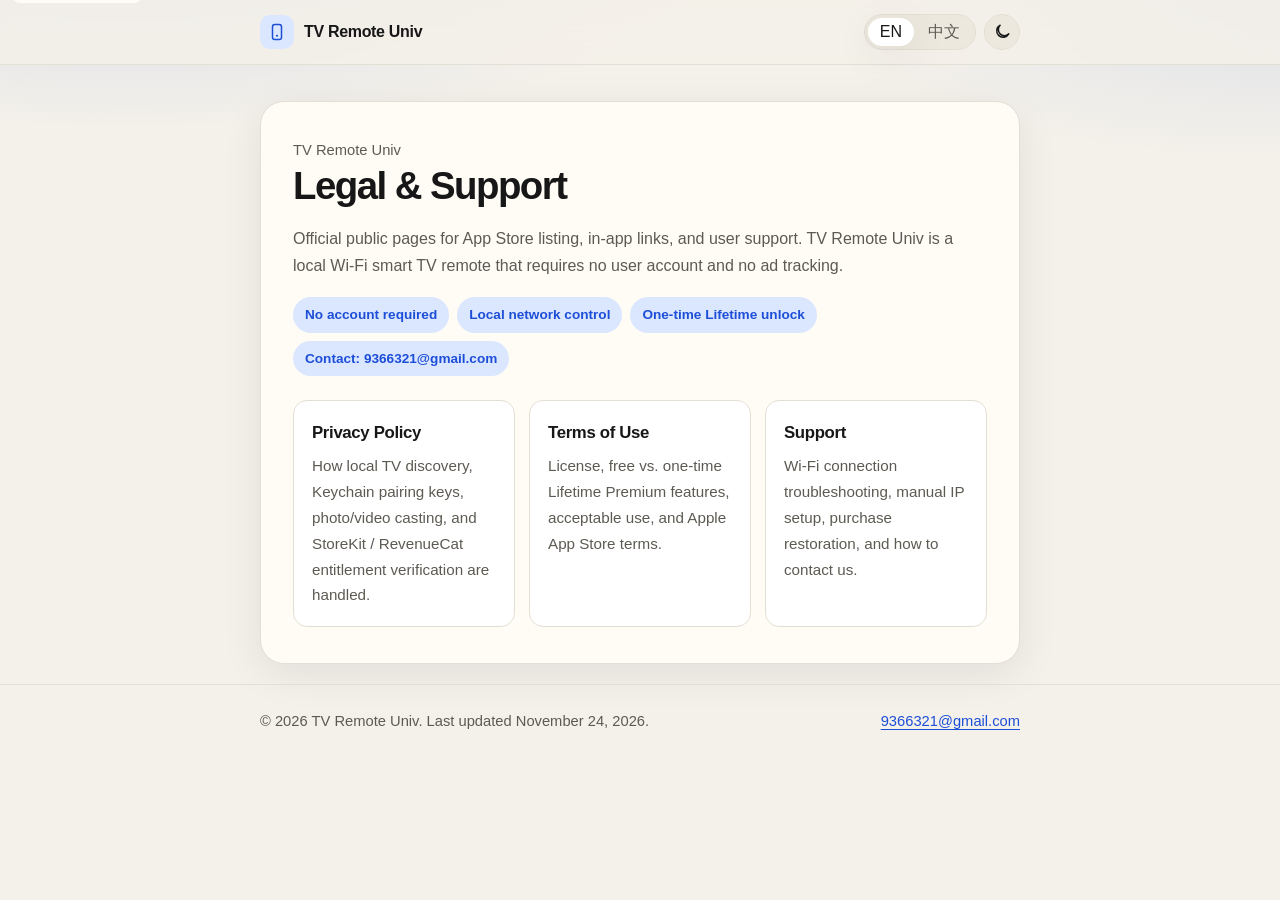
<file: index.html>
<!DOCTYPE html>
<html lang="en" data-lang="en" data-theme="light">
<head>
  <meta charset="utf-8">
  <meta name="viewport" content="width=device-width, initial-scale=1">
  <title>TV Remote Univ · Legal &amp; Support</title>
  <meta name="description" content="Privacy Policy, Terms of Use, and Support for TV Remote Univ.">
  <link rel="stylesheet" href="assets/site.css">
  <script>
    (function () {
      try {
        var t = localStorage.getItem("tvremote-theme");
        if (!t) t = matchMedia("(prefers-color-scheme: dark)").matches ? "dark" : "light";
        var l = localStorage.getItem("tvremote-lang");
        if (!l) l = (navigator.language || "").toLowerCase().indexOf("zh") === 0 ? "zh" : "en";
        document.documentElement.dataset.theme = t;
        document.documentElement.dataset.lang = l;
        document.documentElement.lang = l === "zh" ? "zh-CN" : "en";
      } catch (e) {}
    })();
  </script>
  <script defer src="assets/site.js"></script>
</head>
<body>
  <a class="skip" href="#content">Skip to content</a>
  <header class="topbar">
    <div class="topbar-inner">
      <a class="brand" href="./">
        <span class="logo" aria-hidden="true">
          <svg width="18" height="18" viewBox="0 0 24 24" fill="none"><rect x="6" y="2" width="12" height="20" rx="3" stroke="currentColor" stroke-width="2"/><circle cx="12" cy="17" r="1.4" fill="currentColor"/></svg>
        </span>
        <span>TV Remote Univ</span>
      </a>
      <div class="controls">
        <div class="seg" role="group" aria-label="Language">
          <button type="button" data-lang-btn="en" aria-pressed="true" onclick="TVRemoteSite.setLang('en')">EN</button>
          <button type="button" data-lang-btn="zh" aria-pressed="false" onclick="TVRemoteSite.setLang('zh')">中文</button>
        </div>
        <button class="icon-btn" type="button" data-theme-toggle onclick="TVRemoteSite.toggleTheme()" aria-label="Toggle appearance">
          <svg class="moon" viewBox="0 0 24 24" fill="none"><path d="M21 14.5A8.5 8.5 0 1 1 9.5 3 7 7 0 0 0 21 14.5Z" stroke="currentColor" stroke-width="2" stroke-linejoin="round"/></svg>
          <svg class="sun" viewBox="0 0 24 24" fill="none"><circle cx="12" cy="12" r="4" stroke="currentColor" stroke-width="2"/><path d="M12 3v2M12 19v2M4.9 4.9l1.4 1.4M17.7 17.7l1.4 1.4M3 12h2M19 12h2M4.9 19.1l1.4-1.4M17.7 6.3l1.4-1.4" stroke="currentColor" stroke-width="2" stroke-linecap="round"/></svg>
        </button>
      </div>
    </div>
  </header>

  <main id="content" class="wrap">
    <section class="hero">
      <div class="lang-en">
        <p class="meta">TV Remote Univ</p>
        <h1>Legal &amp; Support</h1>
        <p class="lede">Official public pages for App Store listing, in-app links, and user support. TV Remote Univ is a local Wi‑Fi smart TV remote that requires no user account and no ad tracking.</p>
      </div>
      <div class="lang-zh">
        <p class="meta">TV Remote Univ（电视遥控器）</p>
        <h1>法律条款与支持</h1>
        <p class="lede">供 App Store 上架、应用内跳转与用户查阅的官方公开页面。本应用为家庭局域网智能电视遥控器，无需注册账号，无广告追踪。</p>
      </div>
      <div class="pills">
        <span class="pill lang-en">No account required</span>
        <span class="pill lang-zh">无需账号</span>
        <span class="pill lang-en">Local network control</span>
        <span class="pill lang-zh">家庭局域网直连</span>
        <span class="pill lang-en">One-time Lifetime unlock</span>
        <span class="pill lang-zh">一次性终身买断</span>
        <span class="pill lang-en">Contact: 9366321@gmail.com</span>
        <span class="pill lang-zh">联系：9366321@gmail.com</span>
      </div>
      <div class="cards">
        <a class="card" href="privacy/">
          <h2 class="lang-en">Privacy Policy</h2>
          <h2 class="lang-zh">隐私政策</h2>
          <p class="lang-en">How local TV discovery, Keychain pairing keys, photo/video casting, and StoreKit / RevenueCat entitlement verification are handled.</p>
          <p class="lang-zh">说明局域网发现、钥匙串配对密钥、照片/视频投屏以及 StoreKit / RevenueCat 买断权益校验的数据处理方式。</p>
        </a>
        <a class="card" href="terms/">
          <h2 class="lang-en">Terms of Use</h2>
          <h2 class="lang-zh">使用条款</h2>
          <p class="lang-en">License, free vs. one-time Lifetime Premium features, acceptable use, and Apple App Store terms.</p>
          <p class="lang-zh">使用许可、免费与一次性买断高级版功能边界、可接受使用范围及 App Store 相关约定。</p>
        </a>
        <a class="card" href="support/">
          <h2 class="lang-en">Support</h2>
          <h2 class="lang-zh">支持</h2>
          <p class="lang-en">Wi‑Fi connection troubleshooting, manual IP setup, purchase restoration, and how to contact us.</p>
          <p class="lang-zh">Wi‑Fi 连接排查、按 IP 手动添加、恢复购买指引以及联系方式。</p>
        </a>
      </div>
    </section>
  </main>

  <footer>
    <div class="footer-inner">
      <span class="lang-en">© 2026 TV Remote Univ. Last updated November 24, 2026.</span>
      <span class="lang-zh">© 2026 TV Remote Univ。最近更新：2026 年 11 月 24 日。</span>
      <a href="mailto:9366321@gmail.com">9366321@gmail.com</a>
    </div>
  </footer>
</body>
</html>
</file>
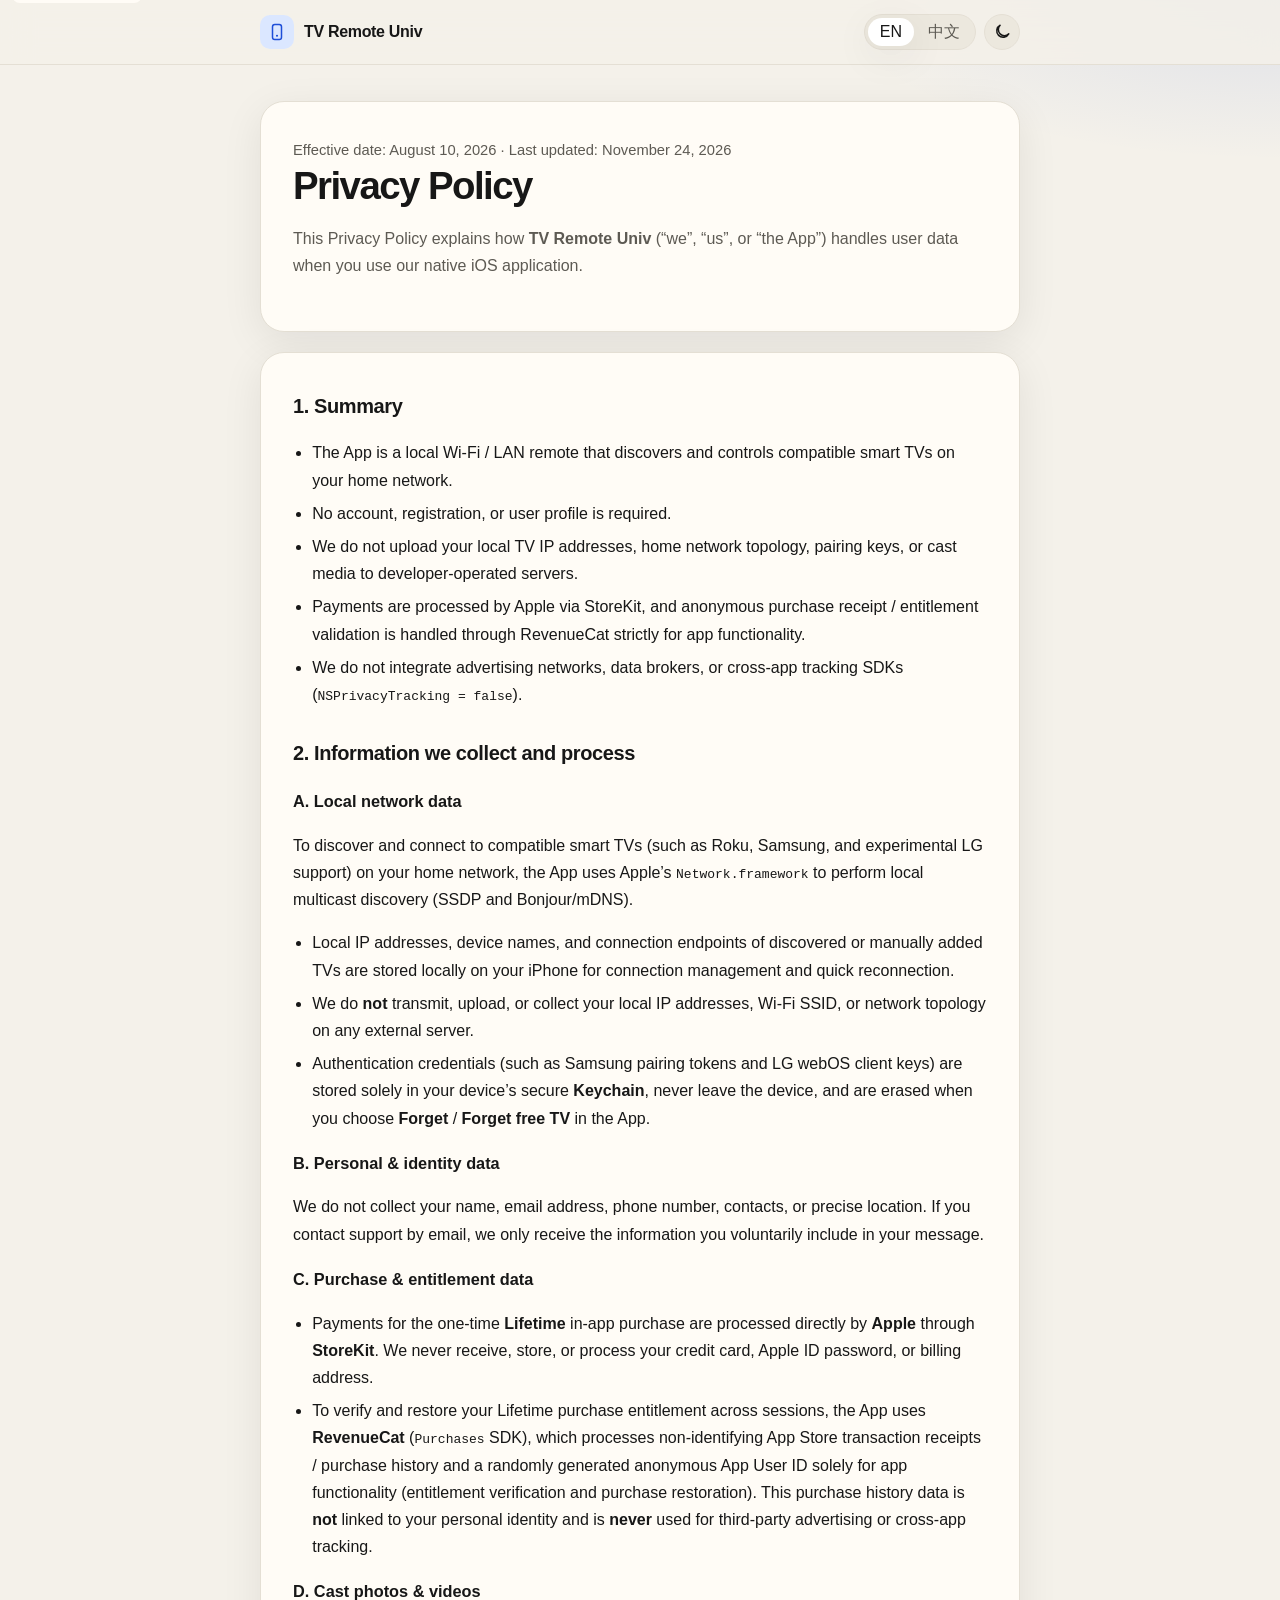
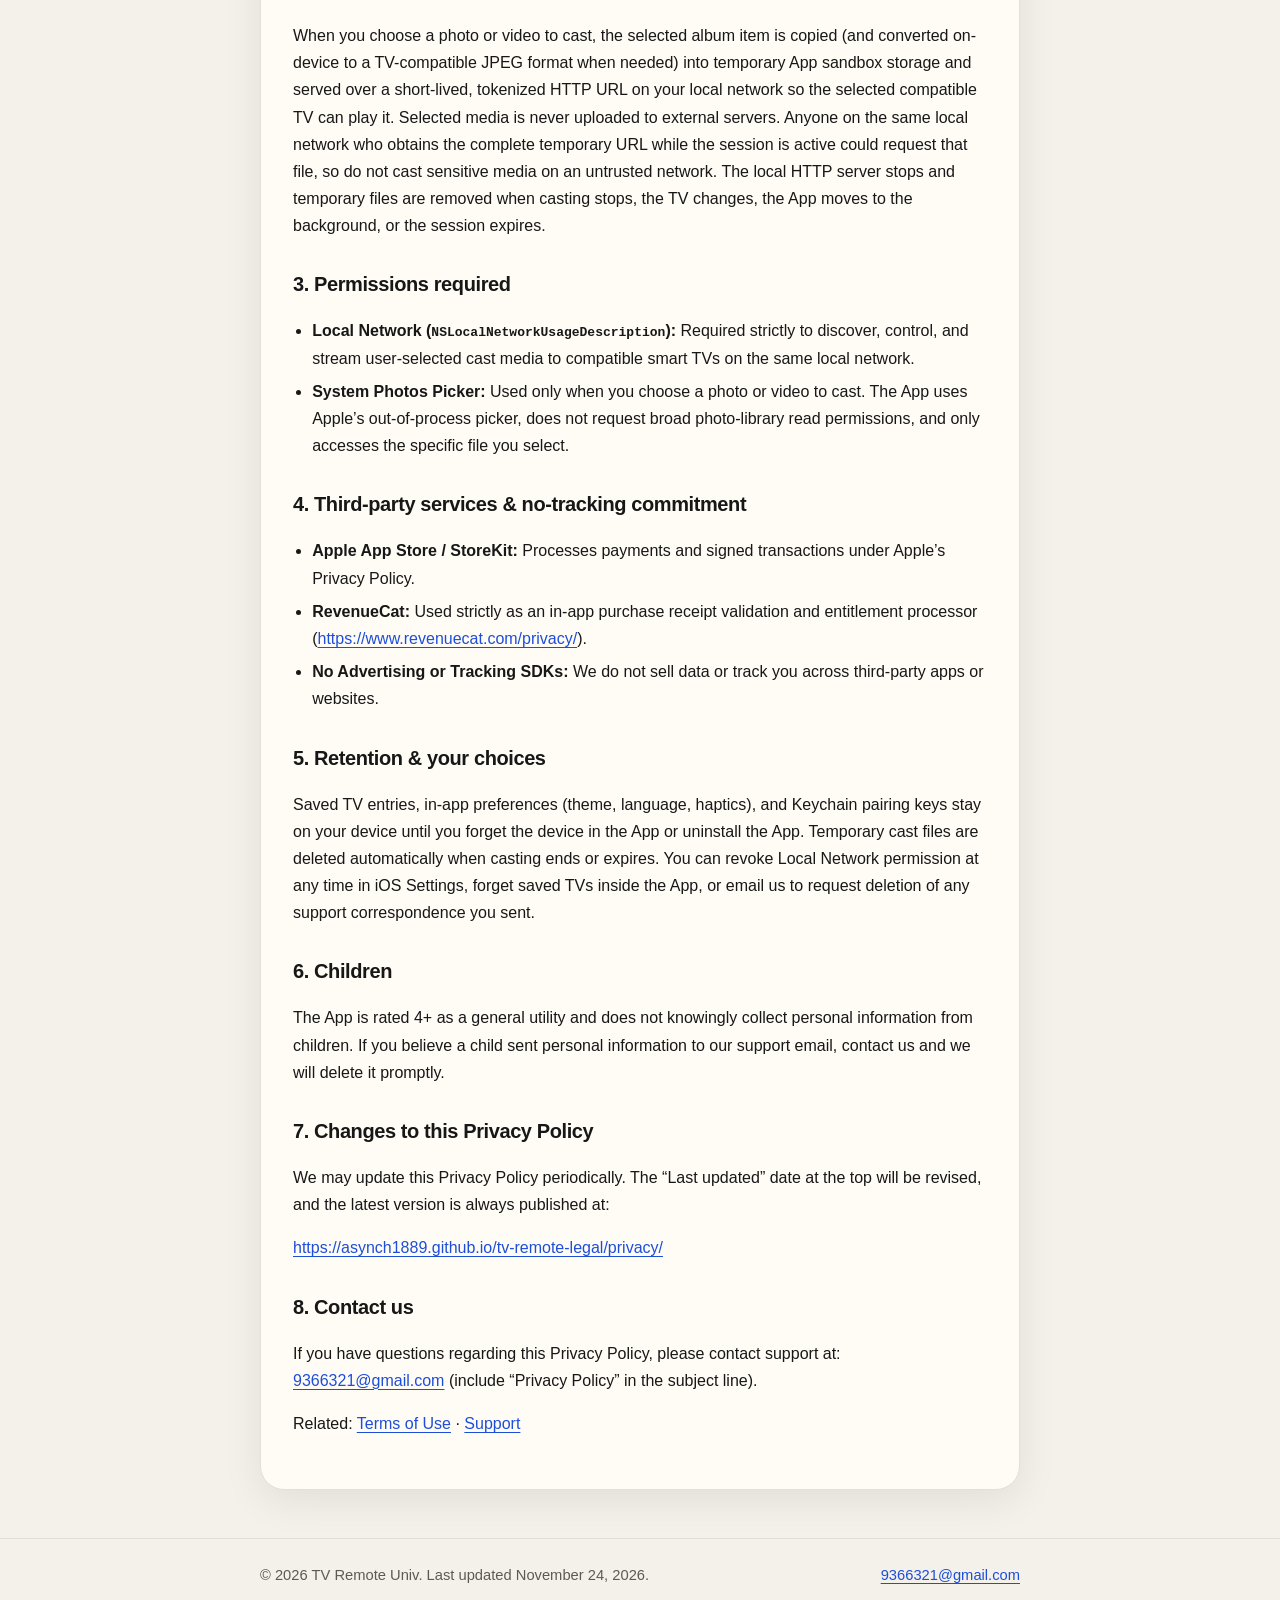
<file: privacy/index.html>
<!DOCTYPE html>
<html lang="en" data-lang="en" data-theme="light">
<head>
  <meta charset="utf-8">
  <meta name="viewport" content="width=device-width, initial-scale=1">
  <title>Privacy Policy · TV Remote Univ</title>
  <meta name="description" content="Privacy Policy for TV Remote Univ. Local-network TV remote; no account required; no cross-app tracking.">
  <link rel="stylesheet" href="../assets/site.css">
  <script>
    (function () {
      try {
        var t = localStorage.getItem("tvremote-theme");
        if (!t) t = matchMedia("(prefers-color-scheme: dark)").matches ? "dark" : "light";
        var l = localStorage.getItem("tvremote-lang");
        if (!l) l = (navigator.language || "").toLowerCase().indexOf("zh") === 0 ? "zh" : "en";
        document.documentElement.dataset.theme = t;
        document.documentElement.dataset.lang = l;
        document.documentElement.lang = l === "zh" ? "zh-CN" : "en";
      } catch (e) {}
    })();
  </script>
  <script defer src="../assets/site.js"></script>
</head>
<body>
  <a class="skip" href="#content">Skip to content</a>
  <header class="topbar">
    <div class="topbar-inner">
      <a class="brand" href="../">
        <span class="logo" aria-hidden="true">
          <svg width="18" height="18" viewBox="0 0 24 24" fill="none"><rect x="6" y="2" width="12" height="20" rx="3" stroke="currentColor" stroke-width="2"/><circle cx="12" cy="17" r="1.4" fill="currentColor"/></svg>
        </span>
        <span>TV Remote Univ</span>
      </a>
      <div class="controls">
        <div class="seg" role="group" aria-label="Language">
          <button type="button" data-lang-btn="en" aria-pressed="true" onclick="TVRemoteSite.setLang('en')">EN</button>
          <button type="button" data-lang-btn="zh" aria-pressed="false" onclick="TVRemoteSite.setLang('zh')">中文</button>
        </div>
        <button class="icon-btn" type="button" data-theme-toggle onclick="TVRemoteSite.toggleTheme()" aria-label="Toggle appearance">
          <svg class="moon" viewBox="0 0 24 24" fill="none"><path d="M21 14.5A8.5 8.5 0 1 1 9.5 3 7 7 0 0 0 21 14.5Z" stroke="currentColor" stroke-width="2" stroke-linejoin="round"/></svg>
          <svg class="sun" viewBox="0 0 24 24" fill="none"><circle cx="12" cy="12" r="4" stroke="currentColor" stroke-width="2"/><path d="M12 3v2M12 19v2M4.9 4.9l1.4 1.4M17.7 17.7l1.4 1.4M3 12h2M19 12h2M4.9 19.1l1.4-1.4M17.7 6.3l1.4-1.4" stroke="currentColor" stroke-width="2" stroke-linecap="round"/></svg>
        </button>
      </div>
    </div>
  </header>

  <main id="content" class="wrap">
    <section class="hero">
      <div class="lang-en">
        <p class="meta">Effective date: August 10, 2026 · Last updated: November 24, 2026</p>
        <h1>Privacy Policy</h1>
        <p class="lede">This Privacy Policy explains how <strong>TV Remote Univ</strong> (“we”, “us”, or “the App”) handles user data when you use our native iOS application.</p>
      </div>
      <div class="lang-zh">
        <p class="meta">生效日期：2026 年 8 月 10 日 · 最近更新：2026 年 11 月 24 日</p>
        <h1>隐私政策</h1>
        <p class="lede">本隐私政策说明 <strong>TV Remote Univ</strong>（“我们”或“本应用”）在你使用这款原生 iOS 应用时如何处理信息。</p>
      </div>
    </section>

    <article class="doc">
      <div class="lang-en">
        <h2>1. Summary</h2>
        <ul>
          <li>The App is a local Wi‑Fi / LAN remote that discovers and controls compatible smart TVs on your home network.</li>
          <li>No account, registration, or user profile is required.</li>
          <li>We do not upload your local TV IP addresses, home network topology, pairing keys, or cast media to developer-operated servers.</li>
          <li>Payments are processed by Apple via StoreKit, and anonymous purchase receipt / entitlement validation is handled through RevenueCat strictly for app functionality.</li>
          <li>We do not integrate advertising networks, data brokers, or cross-app tracking SDKs (<code>NSPrivacyTracking = false</code>).</li>
        </ul>

        <h2>2. Information we collect and process</h2>
        <h3>A. Local network data</h3>
        <p>To discover and connect to compatible smart TVs (such as Roku, Samsung, and experimental LG support) on your home network, the App uses Apple’s <code>Network.framework</code> to perform local multicast discovery (SSDP and Bonjour/mDNS).</p>
        <ul>
          <li>Local IP addresses, device names, and connection endpoints of discovered or manually added TVs are stored locally on your iPhone for connection management and quick reconnection.</li>
          <li>We do <strong>not</strong> transmit, upload, or collect your local IP addresses, Wi‑Fi SSID, or network topology on any external server.</li>
          <li>Authentication credentials (such as Samsung pairing tokens and LG webOS client keys) are stored solely in your device’s secure <strong>Keychain</strong>, never leave the device, and are erased when you choose <strong>Forget</strong> / <strong>Forget free TV</strong> in the App.</li>
        </ul>

        <h3>B. Personal &amp; identity data</h3>
        <p>We do not collect your name, email address, phone number, contacts, or precise location. If you contact support by email, we only receive the information you voluntarily include in your message.</p>

        <h3>C. Purchase &amp; entitlement data</h3>
        <ul>
          <li>Payments for the one-time <strong>Lifetime</strong> in-app purchase are processed directly by <strong>Apple</strong> through <strong>StoreKit</strong>. We never receive, store, or process your credit card, Apple ID password, or billing address.</li>
          <li>To verify and restore your Lifetime purchase entitlement across sessions, the App uses <strong>RevenueCat</strong> (<code>Purchases</code> SDK), which processes non-identifying App Store transaction receipts / purchase history and a randomly generated anonymous App User ID solely for app functionality (entitlement verification and purchase restoration). This purchase history data is <strong>not</strong> linked to your personal identity and is <strong>never</strong> used for third-party advertising or cross-app tracking.</li>
        </ul>

        <h3>D. Cast photos &amp; videos</h3>
        <p>When you choose a photo or video to cast, the selected album item is copied (and converted on-device to a TV-compatible JPEG format when needed) into temporary App sandbox storage and served over a short-lived, tokenized HTTP URL on your local network so the selected compatible TV can play it. Selected media is never uploaded to external servers. Anyone on the same local network who obtains the complete temporary URL while the session is active could request that file, so do not cast sensitive media on an untrusted network. The local HTTP server stops and temporary files are removed when casting stops, the TV changes, the App moves to the background, or the session expires.</p>

        <h2>3. Permissions required</h2>
        <ul>
          <li><strong>Local Network (<code>NSLocalNetworkUsageDescription</code>):</strong> Required strictly to discover, control, and stream user-selected cast media to compatible smart TVs on the same local network.</li>
          <li><strong>System Photos Picker:</strong> Used only when you choose a photo or video to cast. The App uses Apple’s out-of-process picker, does not request broad photo-library read permissions, and only accesses the specific file you select.</li>
        </ul>

        <h2>4. Third-party services &amp; no-tracking commitment</h2>
        <ul>
          <li><strong>Apple App Store / StoreKit:</strong> Processes payments and signed transactions under Apple’s Privacy Policy.</li>
          <li><strong>RevenueCat:</strong> Used strictly as an in-app purchase receipt validation and entitlement processor (<a href="https://www.revenuecat.com/privacy/" rel="noopener noreferrer">https://www.revenuecat.com/privacy/</a>).</li>
          <li><strong>No Advertising or Tracking SDKs:</strong> We do not sell data or track you across third-party apps or websites.</li>
        </ul>

        <h2>5. Retention &amp; your choices</h2>
        <p>Saved TV entries, in-app preferences (theme, language, haptics), and Keychain pairing keys stay on your device until you forget the device in the App or uninstall the App. Temporary cast files are deleted automatically when casting ends or expires. You can revoke Local Network permission at any time in iOS Settings, forget saved TVs inside the App, or email us to request deletion of any support correspondence you sent.</p>

        <h2>6. Children</h2>
        <p>The App is rated 4+ as a general utility and does not knowingly collect personal information from children. If you believe a child sent personal information to our support email, contact us and we will delete it promptly.</p>

        <h2>7. Changes to this Privacy Policy</h2>
        <p>We may update this Privacy Policy periodically. The “Last updated” date at the top will be revised, and the latest version is always published at:</p>
        <p><a href="https://asynch1889.github.io/tv-remote-legal/privacy/">https://asynch1889.github.io/tv-remote-legal/privacy/</a></p>

        <h2>8. Contact us</h2>
        <p>If you have questions regarding this Privacy Policy, please contact support at: <a href="mailto:9366321@gmail.com">9366321@gmail.com</a> (include “Privacy Policy” in the subject line).</p>
        <p>Related: <a href="../terms/">Terms of Use</a> · <a href="../support/">Support</a></p>
      </div>

      <div class="lang-zh">
        <h2>1. 摘要</h2>
        <ul>
          <li>本应用是家庭局域网智能电视遥控器，用于在同一网络下发现并控制兼容电视。</li>
          <li>无需注册、登录或创建个人账号。</li>
          <li>我们不会把你的本地电视 IP 地址、家庭网络拓扑、配对密钥或投屏媒体上传到开发者服务器。</li>
          <li>应用内买断付款由 Apple StoreKit 直接处理；匿名收据与买断权益校验通过 RevenueCat 完成，仅用于应用核心功能。</li>
          <li>本应用不集成任何广告联盟、数据经纪商或跨应用追踪 SDK（<code>NSPrivacyTracking = false</code>）。</li>
        </ul>

        <h2>2. 我们收集与处理的信息</h2>
        <h3>A. 局域网数据</h3>
        <p>为了在家庭网络中发现并连接兼容智能电视（如 Roku、Samsung 及实验性支持的 LG 机型），本应用使用 Apple 原生 <code>Network.framework</code> 执行本地组播搜索（SSDP 与 Bonjour/mDNS）。</p>
        <ul>
          <li>已发现或手动添加电视的本地 IP 地址、设备名称与连接端口仅保存在你的 iPhone 本地，用于连接管理与快速重连。</li>
          <li>我们<strong>绝不会</strong>向任何外部服务器传输、上传或收集你的本地 IP 地址、Wi‑Fi 名称或家庭网络结构。</li>
          <li>配对鉴权凭据（如 Samsung 配对令牌与 LG webOS 客户端密钥）仅加密存储在设备系统<strong>钥匙串（Keychain）</strong>中，绝不离开本机，并在你在应用内执行<strong>忘记设备</strong>时同步擦除。</li>
        </ul>

        <h3>B. 个人身份数据</h3>
        <p>我们不收集你的姓名、邮箱、手机号、通讯录或精确地理位置。仅当你主动向支持邮箱发送邮件时，我们才会看到你在邮件中提供的信息。</p>

        <h3>C. 购买与权益数据</h3>
        <ul>
          <li>一次性<strong>终身买断（Lifetime）</strong>内购付款由 <strong>Apple</strong> 通过 <strong>StoreKit</strong> 直接处理，我们不会接收、存储或处理你的银行卡、Apple ID 密码或账单地址。</li>
          <li>为在会话间校验和恢复你的终身买断权益，本应用使用 <strong>RevenueCat</strong>（<code>Purchases</code> SDK）处理非识别性的 App Store 交易收据/购买历史及随机生成的匿名 App User ID，仅用于应用功能（权益校验与恢复购买）。该数据<strong>不会</strong>关联你的个人身份，也<strong>绝不会</strong>用于第三方广告或跨应用追踪。</li>
        </ul>

        <h3>D. 照片与视频投屏</h3>
        <p>当你主动选择相册照片或视频进行投屏时，所选媒体会在本机复制到应用临时沙盒目录（必要时在本机转换为电视兼容的 JPEG 格式），并通过带一次性随机令牌的短时局域网 HTTP 链接供所选兼容电视读取播放，不会上传到任何外部服务器。在投屏会话有效期间，同一局域网内若其他设备获知完整临时链接且可访问你的 iPhone，理论上可请求该文件，因此请勿在不受信任的公共网络中投屏敏感内容。停止投屏、切换电视、应用切入后台或会话超时后，本地 HTTP 服务会立即关闭并清理临时文件。</p>

        <h2>3. 所需系统权限</h2>
        <ul>
          <li><strong>本地网络（<code>NSLocalNetworkUsageDescription</code>）：</strong>仅用于在同一家庭网络中扫描、控制兼容电视及传输你主动选择的投屏媒体。</li>
          <li><strong>系统相册选择器（PhotosPicker）：</strong>仅在你选择要投屏的照片或视频时调用系统进程外选择器，不申请完整相册读取权限，仅读取你当次选中的单个文件。</li>
        </ul>

        <h2>4. 第三方服务与反追踪承诺</h2>
        <ul>
          <li><strong>Apple App Store / StoreKit：</strong>按 Apple 隐私政策处理付款与交易签名。</li>
          <li><strong>RevenueCat：</strong>仅作为应用内购买收据校验与买断权益处理器（详见 <a href="https://www.revenuecat.com/privacy/" rel="noopener noreferrer">https://www.revenuecat.com/privacy/</a>）。</li>
          <li><strong>无广告与无追踪 SDK：</strong>我们不出售任何数据，也不进行跨应用或跨网站追踪。</li>
        </ul>

        <h2>5. 数据留存与你的权利</h2>
        <p>本地保存的电视列表、偏好设置（主题、语言、触觉反馈）及钥匙串配对凭据保留在你的 iPhone 上，直至你在应用内忘记设备或卸载应用。临时投屏文件在会话结束或过期后自动清理。你可随时在 iOS“设置”中关闭本地网络权限、在应用内删除已保存电视，或发送邮件要求删除你曾发送的支持邮件记录。</p>

        <h2>6. 未成年人保护</h2>
        <p>本应用为 4+ 通用工具类应用，不会故意收集儿童个人信息。如发现儿童通过支持邮件发送了个人信息，请联系我们立即删除。</p>

        <h2>7. 隐私政策更新</h2>
        <p>我们可能适时更新本隐私政策，页面顶部“最近更新”日期将同步调整，最新版本始终发布于：</p>
        <p><a href="https://asynch1889.github.io/tv-remote-legal/privacy/">https://asynch1889.github.io/tv-remote-legal/privacy/</a></p>

        <h2>8. 联系我们</h2>
        <p>如对本隐私政策有任何疑问，请发送邮件至：<a href="mailto:9366321@gmail.com">9366321@gmail.com</a>（邮件主题请注明“隐私政策”）。</p>
        <p>相关页面：<a href="../terms/">使用条款</a> · <a href="../support/">支持</a></p>
      </div>
    </article>
  </main>

  <footer>
    <div class="footer-inner">
      <span class="lang-en">© 2026 TV Remote Univ. Last updated November 24, 2026.</span>
      <span class="lang-zh">© 2026 TV Remote Univ。最近更新：2026 年 11 月 24 日。</span>
      <a href="mailto:9366321@gmail.com">9366321@gmail.com</a>
    </div>
  </footer>
</body>
</html>
</file>
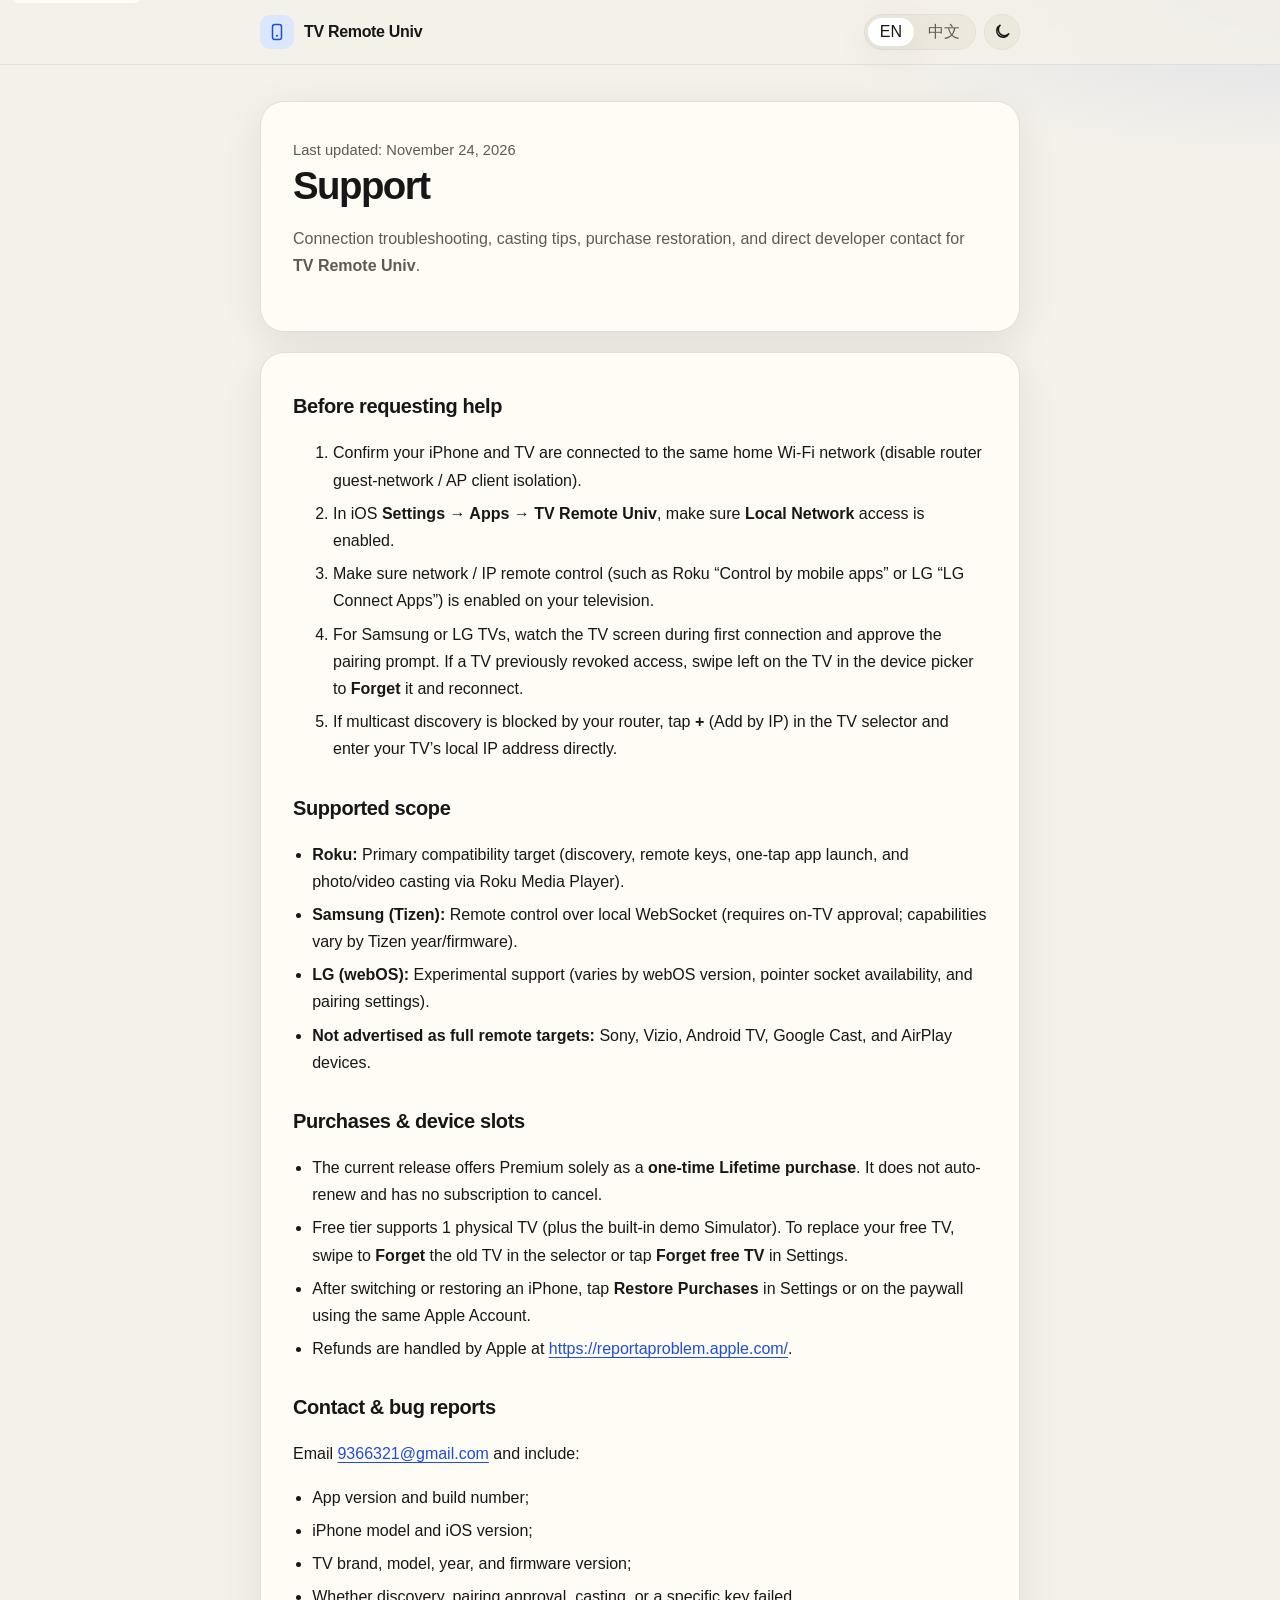
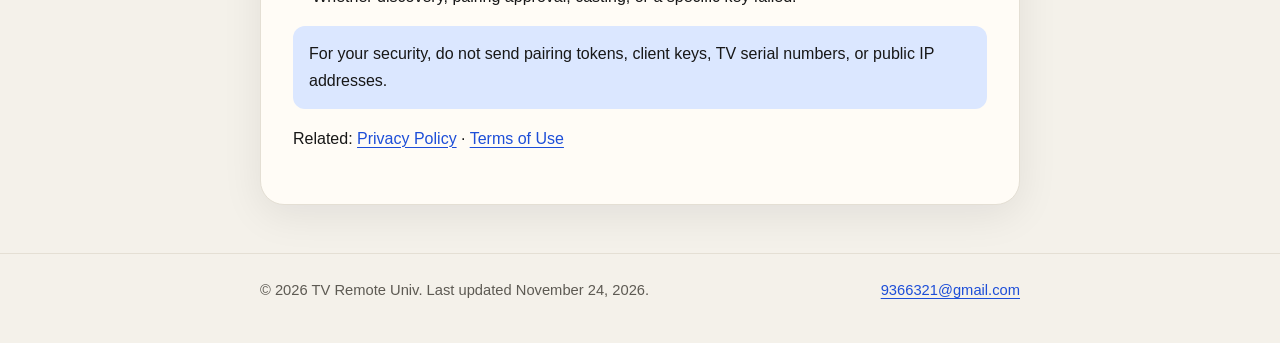
<file: support/index.html>
<!DOCTYPE html>
<html lang="en" data-lang="en" data-theme="light">
<head>
  <meta charset="utf-8">
  <meta name="viewport" content="width=device-width, initial-scale=1">
  <title>Support · TV Remote Univ</title>
  <meta name="description" content="Support for TV Remote Univ: Wi-Fi connection troubleshooting, manual IP setup, Lifetime purchase restoration, and contact email.">
  <link rel="stylesheet" href="../assets/site.css">
  <script>
    (function () {
      try {
        var t = localStorage.getItem("tvremote-theme");
        if (!t) t = matchMedia("(prefers-color-scheme: dark)").matches ? "dark" : "light";
        var l = localStorage.getItem("tvremote-lang");
        if (!l) l = (navigator.language || "").toLowerCase().indexOf("zh") === 0 ? "zh" : "en";
        document.documentElement.dataset.theme = t;
        document.documentElement.dataset.lang = l;
        document.documentElement.lang = l === "zh" ? "zh-CN" : "en";
      } catch (e) {}
    })();
  </script>
  <script defer src="../assets/site.js"></script>
</head>
<body>
  <a class="skip" href="#content">Skip to content</a>
  <header class="topbar">
    <div class="topbar-inner">
      <a class="brand" href="../">
        <span class="logo" aria-hidden="true">
          <svg width="18" height="18" viewBox="0 0 24 24" fill="none"><rect x="6" y="2" width="12" height="20" rx="3" stroke="currentColor" stroke-width="2"/><circle cx="12" cy="17" r="1.4" fill="currentColor"/></svg>
        </span>
        <span>TV Remote Univ</span>
      </a>
      <div class="controls">
        <div class="seg" role="group" aria-label="Language">
          <button type="button" data-lang-btn="en" aria-pressed="true" onclick="TVRemoteSite.setLang('en')">EN</button>
          <button type="button" data-lang-btn="zh" aria-pressed="false" onclick="TVRemoteSite.setLang('zh')">中文</button>
        </div>
        <button class="icon-btn" type="button" data-theme-toggle onclick="TVRemoteSite.toggleTheme()" aria-label="Toggle appearance">
          <svg class="moon" viewBox="0 0 24 24" fill="none"><path d="M21 14.5A8.5 8.5 0 1 1 9.5 3 7 7 0 0 0 21 14.5Z" stroke="currentColor" stroke-width="2" stroke-linejoin="round"/></svg>
          <svg class="sun" viewBox="0 0 24 24" fill="none"><circle cx="12" cy="12" r="4" stroke="currentColor" stroke-width="2"/><path d="M12 3v2M12 19v2M4.9 4.9l1.4 1.4M17.7 17.7l1.4 1.4M3 12h2M19 12h2M4.9 19.1l1.4-1.4M17.7 6.3l1.4-1.4" stroke="currentColor" stroke-width="2" stroke-linecap="round"/></svg>
        </button>
      </div>
    </div>
  </header>

  <main id="content" class="wrap">
    <section class="hero">
      <div class="lang-en">
        <p class="meta">Last updated: November 24, 2026</p>
        <h1>Support</h1>
        <p class="lede">Connection troubleshooting, casting tips, purchase restoration, and direct developer contact for <strong>TV Remote Univ</strong>.</p>
      </div>
      <div class="lang-zh">
        <p class="meta">最近更新：2026 年 11 月 24 日</p>
        <h1>技术支持</h1>
        <p class="lede">关于 <strong>TV Remote Univ</strong> 的电视连接排查、投屏提示、恢复购买及开发者联系渠道。</p>
      </div>
    </section>

    <article class="doc">
      <div class="lang-en">
        <h2>Before requesting help</h2>
        <ol>
          <li>Confirm your iPhone and TV are connected to the same home Wi‑Fi network (disable router guest-network / AP client isolation).</li>
          <li>In iOS <strong>Settings → Apps → TV Remote Univ</strong>, make sure <strong>Local Network</strong> access is enabled.</li>
          <li>Make sure network / IP remote control (such as Roku “Control by mobile apps” or LG “LG Connect Apps”) is enabled on your television.</li>
          <li>For Samsung or LG TVs, watch the TV screen during first connection and approve the pairing prompt. If a TV previously revoked access, swipe left on the TV in the device picker to <strong>Forget</strong> it and reconnect.</li>
          <li>If multicast discovery is blocked by your router, tap <strong>+</strong> (Add by IP) in the TV selector and enter your TV’s local IP address directly.</li>
        </ol>

        <h2>Supported scope</h2>
        <ul>
          <li><strong>Roku:</strong> Primary compatibility target (discovery, remote keys, one-tap app launch, and photo/video casting via Roku Media Player).</li>
          <li><strong>Samsung (Tizen):</strong> Remote control over local WebSocket (requires on-TV approval; capabilities vary by Tizen year/firmware).</li>
          <li><strong>LG (webOS):</strong> Experimental support (varies by webOS version, pointer socket availability, and pairing settings).</li>
          <li><strong>Not advertised as full remote targets:</strong> Sony, Vizio, Android TV, Google Cast, and AirPlay devices.</li>
        </ul>

        <h2>Purchases &amp; device slots</h2>
        <ul>
          <li>The current release offers Premium solely as a <strong>one-time Lifetime purchase</strong>. It does not auto-renew and has no subscription to cancel.</li>
          <li>Free tier supports 1 physical TV (plus the built-in demo Simulator). To replace your free TV, swipe to <strong>Forget</strong> the old TV in the selector or tap <strong>Forget free TV</strong> in Settings.</li>
          <li>After switching or restoring an iPhone, tap <strong>Restore Purchases</strong> in Settings or on the paywall using the same Apple Account.</li>
          <li>Refunds are handled by Apple at <a href="https://reportaproblem.apple.com/" rel="noopener noreferrer">https://reportaproblem.apple.com/</a>.</li>
        </ul>

        <h2>Contact &amp; bug reports</h2>
        <p>Email <a href="mailto:9366321@gmail.com">9366321@gmail.com</a> and include:</p>
        <ul>
          <li>App version and build number;</li>
          <li>iPhone model and iOS version;</li>
          <li>TV brand, model, year, and firmware version;</li>
          <li>Whether discovery, pairing approval, casting, or a specific key failed.</li>
        </ul>
        <div class="note">For your security, do not send pairing tokens, client keys, TV serial numbers, or public IP addresses.</div>
        <p>Related: <a href="../privacy/">Privacy Policy</a> · <a href="../terms/">Terms of Use</a></p>
      </div>

      <div class="lang-zh">
        <h2>联系支持前请先排查</h2>
        <ol>
          <li>确认 iPhone 与电视连接在同一个家庭 Wi‑Fi 下（请勿连接开启了 AP 客户端隔离的访客网络，连接时请暂关全局代理 VPN）。</li>
          <li>前往 iOS <strong>设置 → App → 电视遥控器（TV Remote Univ）</strong>，确认已开启<strong>本地网络</strong>权限。</li>
          <li>确认电视设置中已允许局域网/移动应用控制（如 Roku 的“Control by mobile apps”或 LG 的“LG Connect Apps”）。</li>
          <li>首次连接 Samsung 或 LG 电视时，请留意电视屏幕弹出的授权提示并点击允许；若电视曾撤销授权，可在选择电视列表左滑<strong>忘记</strong>该电视后重新连接。</li>
          <li>若路由器屏蔽了局域网组播导致自动扫描不到电视，可点击电视选择器右上角的 <strong>+（按 IP 添加）</strong> 直接输入电视局域网 IP 连接。</li>
        </ol>

        <h2>支持范围说明</h2>
        <ul>
          <li><strong>Roku：</strong>主要兼容目标（支持局域网发现、基础与进阶按键、一键应用启动及照片/视频投屏）。</li>
          <li><strong>Samsung（Tizen）：</strong>支持局域网 WebSocket 遥控（首次需在电视端允许连接，按键能力因机型与固件而异）。</li>
          <li><strong>LG（webOS）：</strong>实验性支持（取决于 webOS 固件版本、指针服务可用性与配对设置）。</li>
          <li><strong>不作为完整遥控承诺对象：</strong>Sony、Vizio、Android TV、Google Cast 与 AirPlay 设备。</li>
        </ul>

        <h2>购买与免费设备槽位</h2>
        <ul>
          <li>当前版本高级版（Premium）仅提供<strong>一次性终身买断</strong>，不会自动续订，不存在需要取消的周期性扣费。</li>
          <li>免费版支持绑定 1 台真实电视（内置演示模拟器不占名额）；如需更换免费电视，可在设备列表中左滑<strong>忘记</strong>旧电视，或在设置页点击<strong>忘记免费电视</strong>释放槽位。</li>
          <li>更换或重置 iPhone 后，使用同一 Apple 账户在设置页或付费页点击<strong>恢复购买</strong>即可找回终身高级版权益。</li>
          <li>退款申请由 Apple 官方统一受理：<a href="https://reportaproblem.apple.com/" rel="noopener noreferrer">https://reportaproblem.apple.com/</a>。</li>
        </ul>

        <h2>联系我们与问题反馈</h2>
        <p>请发送邮件至 <a href="mailto:9366321@gmail.com">9366321@gmail.com</a>，并尽量附带以下信息：</p>
        <ul>
          <li>应用版本号与构建号；</li>
          <li>iPhone 机型与 iOS 系统版本；</li>
          <li>电视品牌、型号、年份与固件版本；</li>
          <li>具体是扫描发现、电视授权、照片/视频投屏还是某个按键失败。</li>
        </ul>
        <div class="note">出于安全考虑，请勿在邮件中发送配对令牌、client key、电视序列号或公网 IP 地址。</div>
        <p>相关页面：<a href="../privacy/">隐私政策</a> · <a href="../terms/">使用条款</a></p>
      </div>
    </article>
  </main>

  <footer>
    <div class="footer-inner">
      <span class="lang-en">© 2026 TV Remote Univ. Last updated November 24, 2026.</span>
      <span class="lang-zh">© 2026 TV Remote Univ。最近更新：2026 年 11 月 24 日。</span>
      <a href="mailto:9366321@gmail.com">9366321@gmail.com</a>
    </div>
  </footer>
</body>
</html>
</file>
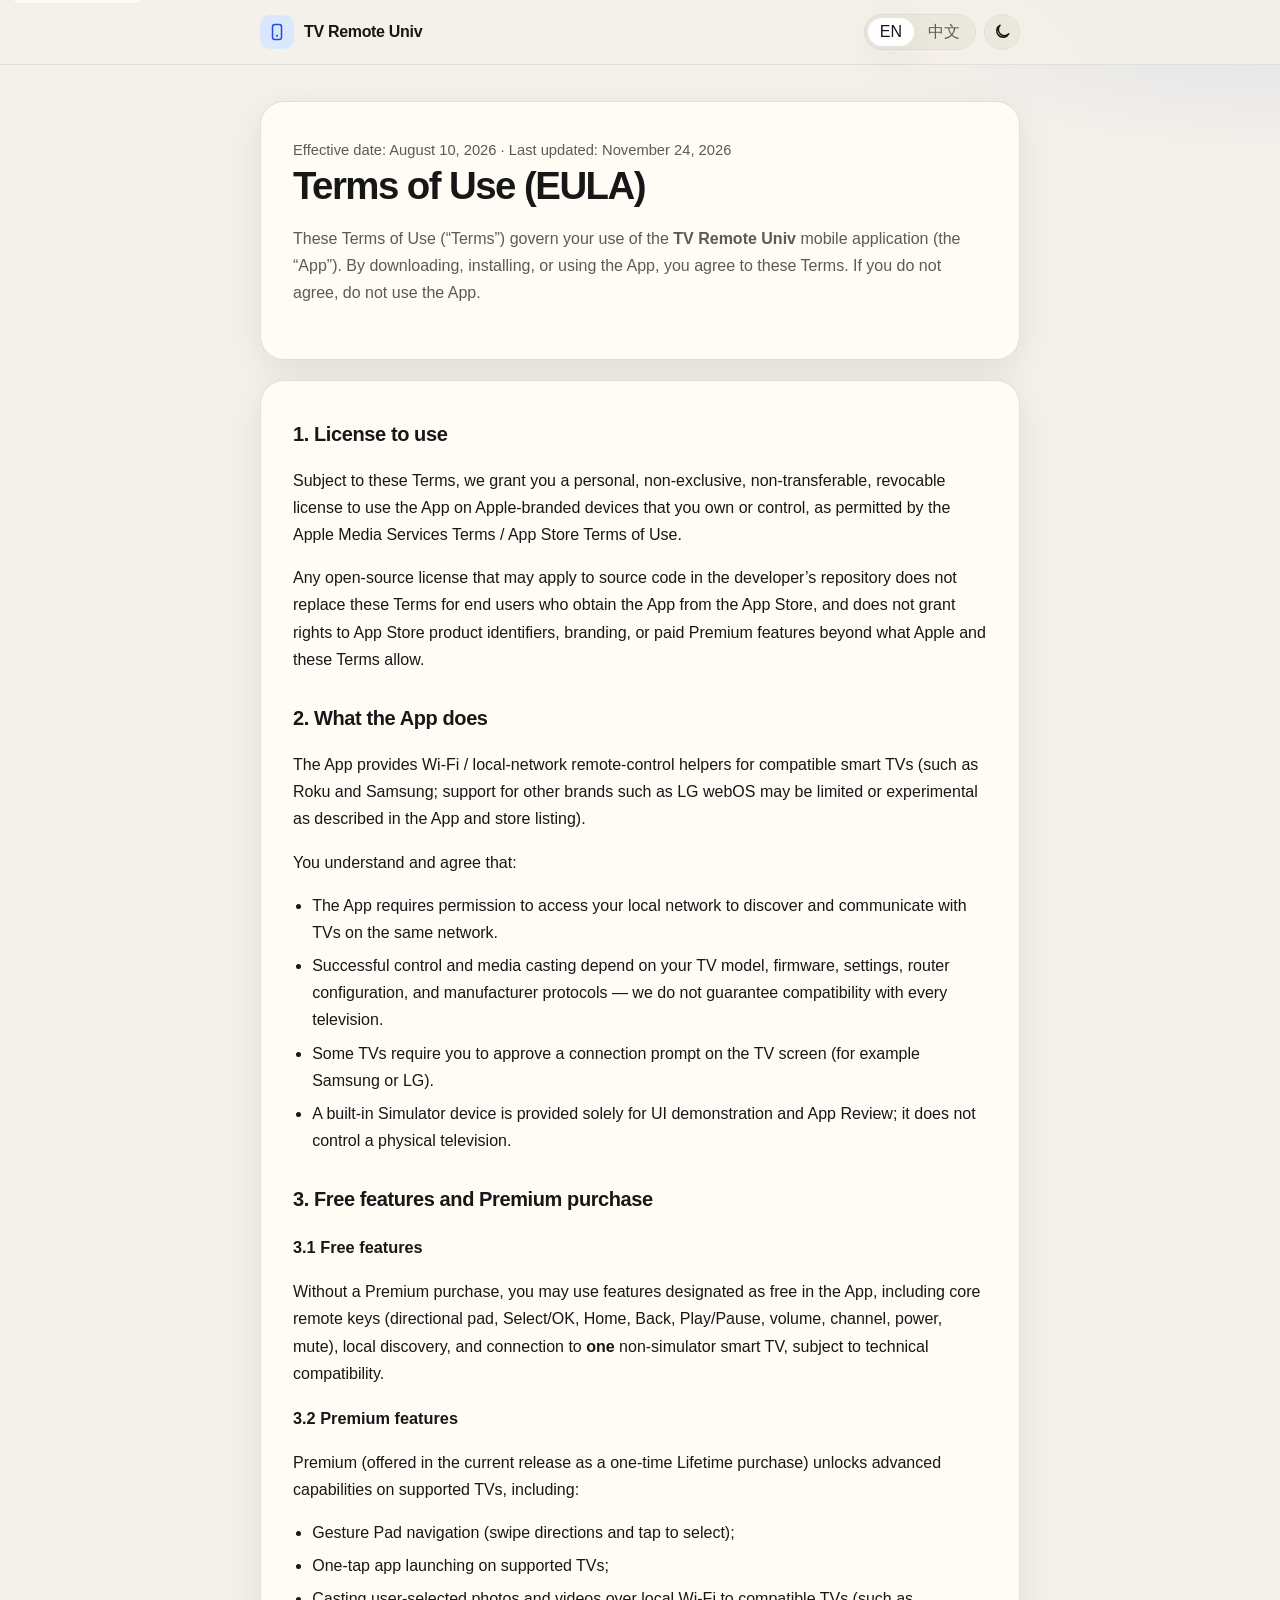
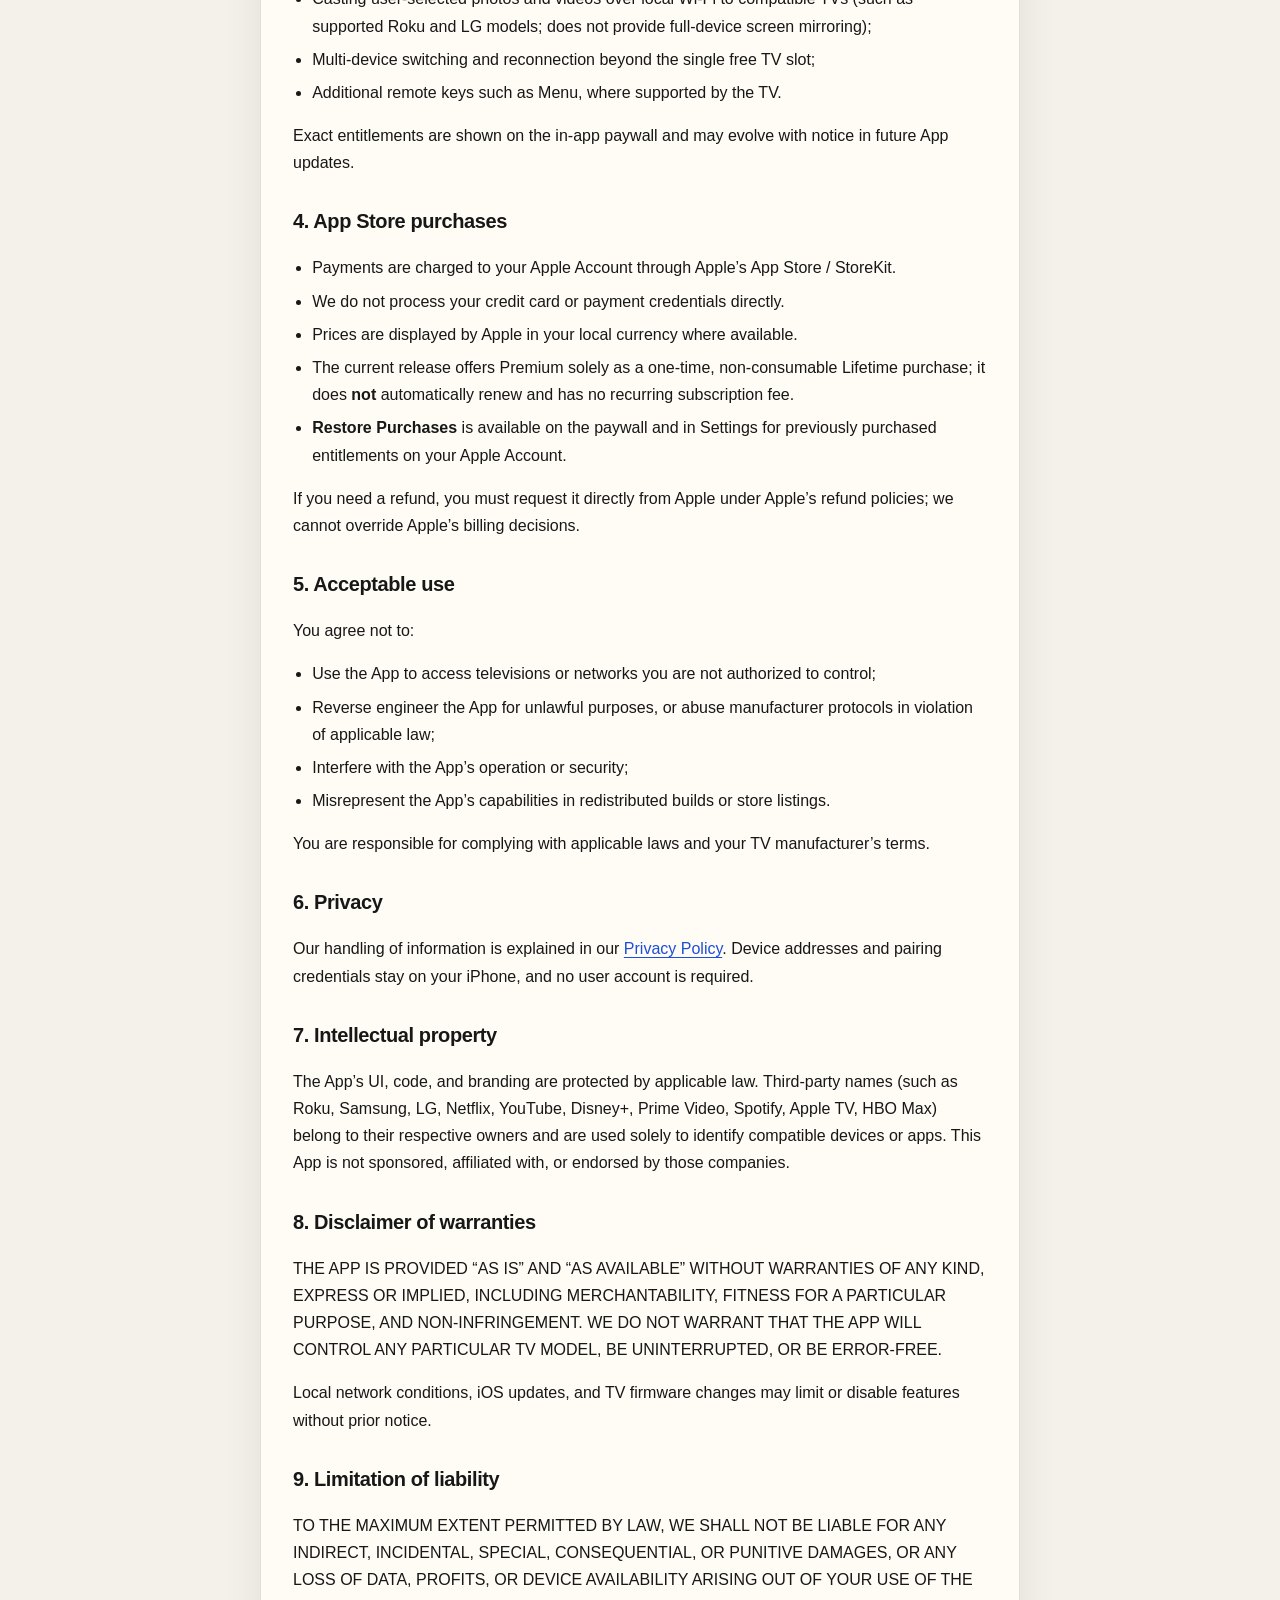
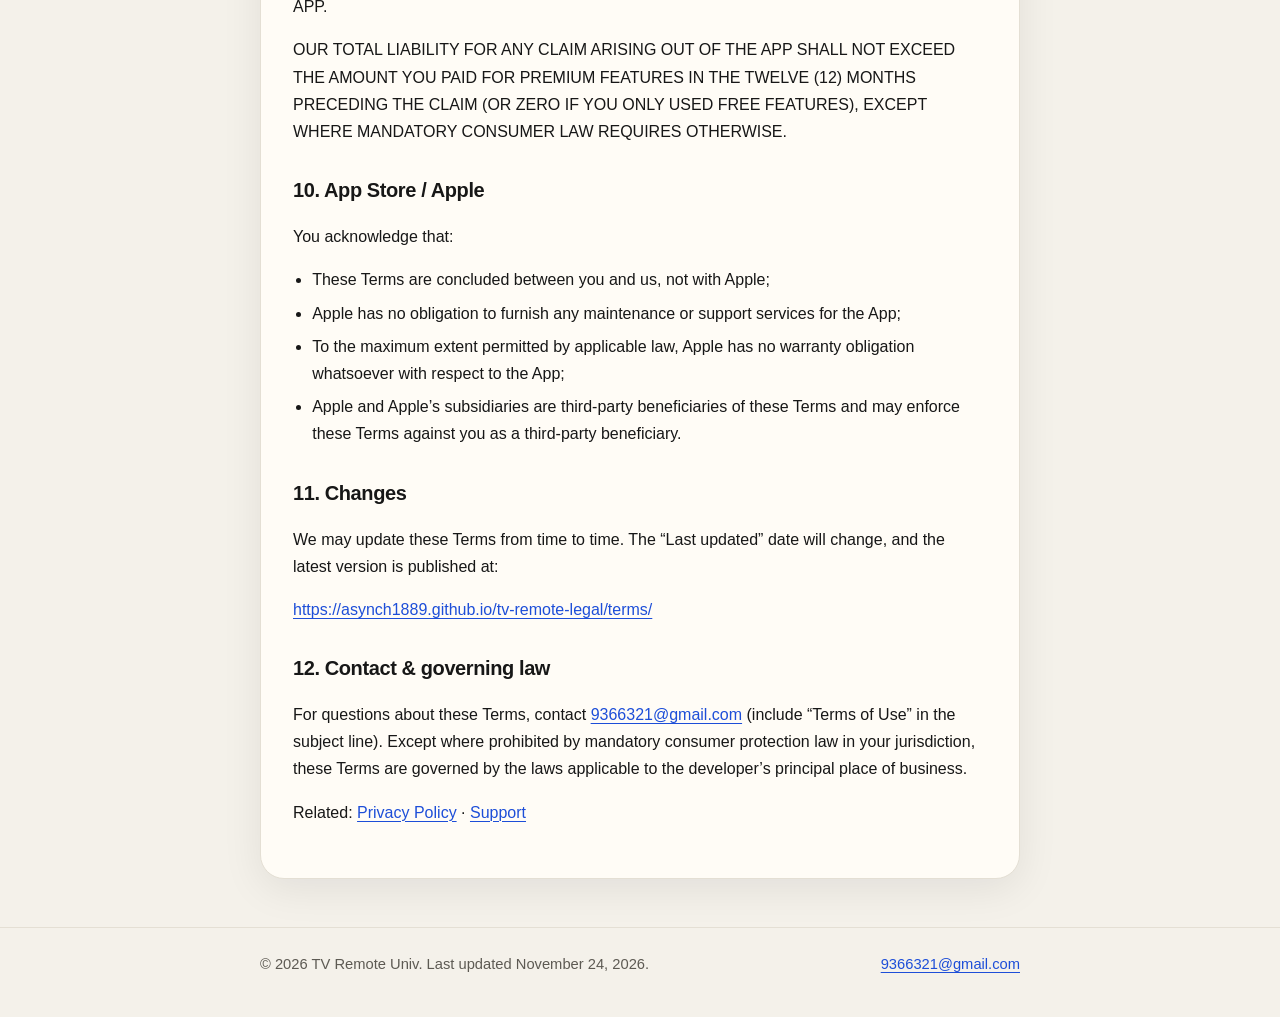
<file: terms/index.html>
<!DOCTYPE html>
<html lang="en" data-lang="en" data-theme="light">
<head>
  <meta charset="utf-8">
  <meta name="viewport" content="width=device-width, initial-scale=1">
  <title>Terms of Use · TV Remote Univ</title>
  <meta name="description" content="Terms of Use (EULA) for TV Remote Univ, including one-time Lifetime purchases and acceptable use.">
  <link rel="stylesheet" href="../assets/site.css">
  <script>
    (function () {
      try {
        var t = localStorage.getItem("tvremote-theme");
        if (!t) t = matchMedia("(prefers-color-scheme: dark)").matches ? "dark" : "light";
        var l = localStorage.getItem("tvremote-lang");
        if (!l) l = (navigator.language || "").toLowerCase().indexOf("zh") === 0 ? "zh" : "en";
        document.documentElement.dataset.theme = t;
        document.documentElement.dataset.lang = l;
        document.documentElement.lang = l === "zh" ? "zh-CN" : "en";
      } catch (e) {}
    })();
  </script>
  <script defer src="../assets/site.js"></script>
</head>
<body>
  <a class="skip" href="#content">Skip to content</a>
  <header class="topbar">
    <div class="topbar-inner">
      <a class="brand" href="../">
        <span class="logo" aria-hidden="true">
          <svg width="18" height="18" viewBox="0 0 24 24" fill="none"><rect x="6" y="2" width="12" height="20" rx="3" stroke="currentColor" stroke-width="2"/><circle cx="12" cy="17" r="1.4" fill="currentColor"/></svg>
        </span>
        <span>TV Remote Univ</span>
      </a>
      <div class="controls">
        <div class="seg" role="group" aria-label="Language">
          <button type="button" data-lang-btn="en" aria-pressed="true" onclick="TVRemoteSite.setLang('en')">EN</button>
          <button type="button" data-lang-btn="zh" aria-pressed="false" onclick="TVRemoteSite.setLang('zh')">中文</button>
        </div>
        <button class="icon-btn" type="button" data-theme-toggle onclick="TVRemoteSite.toggleTheme()" aria-label="Toggle appearance">
          <svg class="moon" viewBox="0 0 24 24" fill="none"><path d="M21 14.5A8.5 8.5 0 1 1 9.5 3 7 7 0 0 0 21 14.5Z" stroke="currentColor" stroke-width="2" stroke-linejoin="round"/></svg>
          <svg class="sun" viewBox="0 0 24 24" fill="none"><circle cx="12" cy="12" r="4" stroke="currentColor" stroke-width="2"/><path d="M12 3v2M12 19v2M4.9 4.9l1.4 1.4M17.7 17.7l1.4 1.4M3 12h2M19 12h2M4.9 19.1l1.4-1.4M17.7 6.3l1.4-1.4" stroke="currentColor" stroke-width="2" stroke-linecap="round"/></svg>
        </button>
      </div>
    </div>
  </header>

  <main id="content" class="wrap">
    <section class="hero">
      <div class="lang-en">
        <p class="meta">Effective date: August 10, 2026 · Last updated: November 24, 2026</p>
        <h1>Terms of Use (EULA)</h1>
        <p class="lede">These Terms of Use (“Terms”) govern your use of the <strong>TV Remote Univ</strong> mobile application (the “App”). By downloading, installing, or using the App, you agree to these Terms. If you do not agree, do not use the App.</p>
      </div>
      <div class="lang-zh">
        <p class="meta">生效日期：2026 年 8 月 10 日 · 最近更新：2026 年 11 月 24 日</p>
        <h1>使用条款（EULA）</h1>
        <p class="lede">本使用条款（“条款”）约束你对 <strong>TV Remote Univ</strong> 移动应用（“本应用”）的使用。下载、安装或使用本应用，即表示你同意本条款；如不同意，请勿使用本应用。</p>
      </div>
    </section>

    <article class="doc">
      <div class="lang-en">
        <h2>1. License to use</h2>
        <p>Subject to these Terms, we grant you a personal, non-exclusive, non-transferable, revocable license to use the App on Apple-branded devices that you own or control, as permitted by the Apple Media Services Terms / App Store Terms of Use.</p>
        <p>Any open-source license that may apply to source code in the developer’s repository does not replace these Terms for end users who obtain the App from the App Store, and does not grant rights to App Store product identifiers, branding, or paid Premium features beyond what Apple and these Terms allow.</p>

        <h2>2. What the App does</h2>
        <p>The App provides Wi‑Fi / local-network remote-control helpers for compatible smart TVs (such as Roku and Samsung; support for other brands such as LG webOS may be limited or experimental as described in the App and store listing).</p>
        <p>You understand and agree that:</p>
        <ul>
          <li>The App requires permission to access your local network to discover and communicate with TVs on the same network.</li>
          <li>Successful control and media casting depend on your TV model, firmware, settings, router configuration, and manufacturer protocols — we do not guarantee compatibility with every television.</li>
          <li>Some TVs require you to approve a connection prompt on the TV screen (for example Samsung or LG).</li>
          <li>A built-in Simulator device is provided solely for UI demonstration and App Review; it does not control a physical television.</li>
        </ul>

        <h2>3. Free features and Premium purchase</h2>
        <h3>3.1 Free features</h3>
        <p>Without a Premium purchase, you may use features designated as free in the App, including core remote keys (directional pad, Select/OK, Home, Back, Play/Pause, volume, channel, power, mute), local discovery, and connection to <strong>one</strong> non-simulator smart TV, subject to technical compatibility.</p>
        <h3>3.2 Premium features</h3>
        <p>Premium (offered in the current release as a one-time Lifetime purchase) unlocks advanced capabilities on supported TVs, including:</p>
        <ul>
          <li>Gesture Pad navigation (swipe directions and tap to select);</li>
          <li>One-tap app launching on supported TVs;</li>
          <li>Casting user-selected photos and videos over local Wi‑Fi to compatible TVs (such as supported Roku and LG models; does not provide full-device screen mirroring);</li>
          <li>Multi-device switching and reconnection beyond the single free TV slot;</li>
          <li>Additional remote keys such as Menu, where supported by the TV.</li>
        </ul>
        <p>Exact entitlements are shown on the in-app paywall and may evolve with notice in future App updates.</p>

        <h2>4. App Store purchases</h2>
        <ul>
          <li>Payments are charged to your Apple Account through Apple’s App Store / StoreKit.</li>
          <li>We do not process your credit card or payment credentials directly.</li>
          <li>Prices are displayed by Apple in your local currency where available.</li>
          <li>The current release offers Premium solely as a one-time, non-consumable Lifetime purchase; it does <strong>not</strong> automatically renew and has no recurring subscription fee.</li>
          <li><strong>Restore Purchases</strong> is available on the paywall and in Settings for previously purchased entitlements on your Apple Account.</li>
        </ul>
        <p>If you need a refund, you must request it directly from Apple under Apple’s refund policies; we cannot override Apple’s billing decisions.</p>

        <h2>5. Acceptable use</h2>
        <p>You agree not to:</p>
        <ul>
          <li>Use the App to access televisions or networks you are not authorized to control;</li>
          <li>Reverse engineer the App for unlawful purposes, or abuse manufacturer protocols in violation of applicable law;</li>
          <li>Interfere with the App’s operation or security;</li>
          <li>Misrepresent the App’s capabilities in redistributed builds or store listings.</li>
        </ul>
        <p>You are responsible for complying with applicable laws and your TV manufacturer’s terms.</p>

        <h2>6. Privacy</h2>
        <p>Our handling of information is explained in our <a href="../privacy/">Privacy Policy</a>. Device addresses and pairing credentials stay on your iPhone, and no user account is required.</p>

        <h2>7. Intellectual property</h2>
        <p>The App’s UI, code, and branding are protected by applicable law. Third-party names (such as Roku, Samsung, LG, Netflix, YouTube, Disney+, Prime Video, Spotify, Apple TV, HBO Max) belong to their respective owners and are used solely to identify compatible devices or apps. This App is not sponsored, affiliated with, or endorsed by those companies.</p>

        <h2>8. Disclaimer of warranties</h2>
        <p>THE APP IS PROVIDED “AS IS” AND “AS AVAILABLE” WITHOUT WARRANTIES OF ANY KIND, EXPRESS OR IMPLIED, INCLUDING MERCHANTABILITY, FITNESS FOR A PARTICULAR PURPOSE, AND NON-INFRINGEMENT. WE DO NOT WARRANT THAT THE APP WILL CONTROL ANY PARTICULAR TV MODEL, BE UNINTERRUPTED, OR BE ERROR-FREE.</p>
        <p>Local network conditions, iOS updates, and TV firmware changes may limit or disable features without prior notice.</p>

        <h2>9. Limitation of liability</h2>
        <p>TO THE MAXIMUM EXTENT PERMITTED BY LAW, WE SHALL NOT BE LIABLE FOR ANY INDIRECT, INCIDENTAL, SPECIAL, CONSEQUENTIAL, OR PUNITIVE DAMAGES, OR ANY LOSS OF DATA, PROFITS, OR DEVICE AVAILABILITY ARISING OUT OF YOUR USE OF THE APP.</p>
        <p>OUR TOTAL LIABILITY FOR ANY CLAIM ARISING OUT OF THE APP SHALL NOT EXCEED THE AMOUNT YOU PAID FOR PREMIUM FEATURES IN THE TWELVE (12) MONTHS PRECEDING THE CLAIM (OR ZERO IF YOU ONLY USED FREE FEATURES), EXCEPT WHERE MANDATORY CONSUMER LAW REQUIRES OTHERWISE.</p>

        <h2>10. App Store / Apple</h2>
        <p>You acknowledge that:</p>
        <ul>
          <li>These Terms are concluded between you and us, not with Apple;</li>
          <li>Apple has no obligation to furnish any maintenance or support services for the App;</li>
          <li>To the maximum extent permitted by applicable law, Apple has no warranty obligation whatsoever with respect to the App;</li>
          <li>Apple and Apple’s subsidiaries are third-party beneficiaries of these Terms and may enforce these Terms against you as a third-party beneficiary.</li>
        </ul>

        <h2>11. Changes</h2>
        <p>We may update these Terms from time to time. The “Last updated” date will change, and the latest version is published at:</p>
        <p><a href="https://asynch1889.github.io/tv-remote-legal/terms/">https://asynch1889.github.io/tv-remote-legal/terms/</a></p>

        <h2>12. Contact &amp; governing law</h2>
        <p>For questions about these Terms, contact <a href="mailto:9366321@gmail.com">9366321@gmail.com</a> (include “Terms of Use” in the subject line). Except where prohibited by mandatory consumer protection law in your jurisdiction, these Terms are governed by the laws applicable to the developer’s principal place of business.</p>
        <p>Related: <a href="../privacy/">Privacy Policy</a> · <a href="../support/">Support</a></p>
      </div>

      <div class="lang-zh">
        <h2>1. 使用许可</h2>
        <p>在遵守本条款的前提下，我们授予你一项个人的、非独占、不可转让、可撤销的许可，允许你在本人拥有或控制的 Apple 品牌设备上使用本应用，并须同时遵守 Apple 媒体服务条款 / App Store 使用条款。</p>
        <p>源代码仓库可能适用的开源许可证不替代面向 App Store 终端用户的本条款，也不授予超出 Apple 与本条款允许范围的商品标识、品牌或付费高级版权益。</p>

        <h2>2. 本应用的功能说明</h2>
        <p>本应用通过家庭 Wi‑Fi / 局域网为兼容智能电视提供遥控辅助（例如 Roku 与 Samsung；LG webOS 等其他品牌支持可能受型号限制或处于实验阶段，以应用内及商店说明为准）。</p>
        <p>你理解并同意：</p>
        <ul>
          <li>本应用需要本地网络权限，以发现同一局域网下的电视并与其通信；</li>
          <li>遥控与投屏效果取决于电视型号、固件版本、系统设置、路由器配置及厂商协议，我们不承诺兼容每一台电视；</li>
          <li>部分电视首次连接需要你在电视屏幕上点击允许/批准连接（例如 Samsung 或 LG）；</li>
          <li>内置模拟器（Simulator）仅用于界面演示与 App Review 审核，不控制真实物理电视。</li>
        </ul>

        <h2>3. 免费功能与高级版买断</h2>
        <h3>3.1 免费功能</h3>
        <p>未购买高级版时，你可使用应用内标明为免费的能力，包括核心遥控按键（方向键、确认 OK、主页、返回、播放/暂停、音量加减、频道上下、电源、静音）、局域网设备扫描，以及连接<strong>最多 1 台</strong>非模拟器真实电视（受设备协议支持限制）。</p>
        <h3>3.2 高级版（Premium）功能</h3>
        <p>当前版本的 Premium 以一次性终身买断（Lifetime）方式提供，在兼容电视上可解锁：</p>
        <ul>
          <li>手势面板导航（单次滑动发送方向、轻点确认）；</li>
          <li>支持机型上的一键应用启动；</li>
          <li>通过同一局域网将所选相册照片和视频投屏到兼容电视（如受支持的 Roku 与 LG 机型；不含手机整机屏幕镜像）；</li>
          <li>超出单台免费配额的多电视切换与快速重连；</li>
          <li>菜单键（Menu）等进阶按键（需电视协议支持）。</li>
        </ul>
        <p>具体权益以应用内付费页展示为准，后续版本更新如有调整将予以说明。</p>

        <h2>4. App Store 购买与恢复</h2>
        <ul>
          <li>购买款项通过 Apple App Store / StoreKit 在确认时从你的 Apple 账户扣除；</li>
          <li>我们不直接接触或处理你的银行卡与支付凭据；</li>
          <li>商品价格由 Apple 按你所在地区货币展示；</li>
          <li>当前版本的终身买断为非消耗型一次性购买，<strong>不会自动续订</strong>，无周期性扣费；</li>
          <li>付费页与设置页均提供<strong>恢复购买（Restore Purchases）</strong>，用于在同一 Apple 账户下恢复已购终身权益。</li>
        </ul>
        <p>如需申请退款，请按 Apple 官方退款政策直接向 Apple 提交申请，开发者无法覆盖 Apple 的账单决定。</p>

        <h2>5. 可接受的使用规范</h2>
        <p>你同意不得利用本应用访问未获授权的电视或网络，不得出于违法目的逆向工程或滥用厂商接口，不得干扰本应用正常运行，也不得在二次分发中虚假宣传本应用能力。</p>

        <h2>6. 隐私保护</h2>
        <p>关于信息处理规则，请查阅<a href="../privacy/">隐私政策</a>。设备地址与配对凭据均保存在本机，核心功能无需账号。</p>

        <h2>7. 知识产权声明</h2>
        <p>本应用的界面、代码与品牌受法律保护。文中提及的第三方商标（如 Roku、Samsung、LG、Netflix、YouTube、Disney+、Prime Video、Spotify、Apple TV、HBO Max 等）均归各自权利人所有，仅用于标识兼容设备或应用；本应用未经上述厂商赞助、授权或背书。</p>

        <h2>8. 免责声明</h2>
        <p>本应用按“现状”与“可用”基础提供，不附带任何明示或默示担保（包括适销性、特定用途适用性及不侵权）。局域网环境、iOS 系统策略或电视厂商固件升级可能在不事先通知的情况下影响或限制部分功能。</p>

        <h2>9. 责任限制</h2>
        <p>在适用法律允许的最大范围内，我们不对因使用本应用产生的任何间接、附带、特殊或后果性损害承担责任；我们的累计赔偿责任上限不超过你在索赔前十二（12）个月内为本应用高级版实际支付的金额（免费用户为零），强制性消费者保护法另有规定的除外。</p>

        <h2>10. App Store / Apple 条款</h2>
        <ul>
          <li>本条款仅订立于你与开发者之间，而非与 Apple 订立；</li>
          <li>Apple 无义务对本应用提供维护或技术支持；</li>
          <li>在法律允许范围内，Apple 不对本应用承担任何担保责任；</li>
          <li>Apple 及其子公司作为本条款的第三方受益人，有权依据 App Store 规则要求执行本条款。</li>
        </ul>

        <h2>11. 条款更新</h2>
        <p>我们可能适时修订本条款，最新版本始终发布于：<a href="https://asynch1889.github.io/tv-remote-legal/terms/">https://asynch1889.github.io/tv-remote-legal/terms/</a>。</p>

        <h2>12. 联系方式与适用法律</h2>
        <p>如对本条款有疑问，请联系 <a href="mailto:9366321@gmail.com">9366321@gmail.com</a>（主题注明“使用条款”）。除居住地强制性消费者保护法另有规定外，本条款受开发者主要经营地法律管辖。</p>
        <p>相关页面：<a href="../privacy/">隐私政策</a> · <a href="../support/">支持</a></p>
      </div>
    </article>
  </main>

  <footer>
    <div class="footer-inner">
      <span class="lang-en">© 2026 TV Remote Univ. Last updated November 24, 2026.</span>
      <span class="lang-zh">© 2026 TV Remote Univ。最近更新：2026 年 11 月 24 日。</span>
      <a href="mailto:9366321@gmail.com">9366321@gmail.com</a>
    </div>
  </footer>
</body>
</html>
</file>
<file: assets/site.css>
:root {
  --font: "SF Pro Text", "SF Pro Display", -apple-system, BlinkMacSystemFont,
    "Segoe UI", "PingFang SC", "Hiragino Sans GB", "Noto Sans SC",
    "Microsoft YaHei", sans-serif;
  --radius: 14px;
  --shadow: 0 10px 40px rgba(15, 18, 24, 0.08);
  --max: 760px;
  --ease: 180ms ease;
}

:root[data-theme="light"] {
  --bg: #f4f1ea;
  --bg-elev: #fffcf6;
  --bg-header: rgba(244, 241, 234, 0.82);
  --text: #171717;
  --muted: #5d5a53;
  --border: #e4dfd4;
  --accent: #1d4ed8;
  --accent-soft: #dbe7ff;
  --chip: #ffffff;
  --toggle: #ece8de;
  --link: #1d4ed8;
}

:root[data-theme="dark"] {
  --bg: #0f1218;
  --bg-elev: #171c25;
  --bg-header: rgba(15, 18, 24, 0.78);
  --text: #f2f4f8;
  --muted: #a7b0bd;
  --border: #2a3140;
  --accent: #8bb4ff;
  --accent-soft: #1b2a4a;
  --chip: #1d2430;
  --toggle: #222a38;
  --link: #9ec0ff;
  --shadow: 0 12px 40px rgba(0, 0, 0, 0.35);
}

* { box-sizing: border-box; }

html, body {
  margin: 0;
  padding: 0;
  background: var(--bg);
  color: var(--text);
  font-family: var(--font);
  line-height: 1.7;
  -webkit-font-smoothing: antialiased;
}

body {
  min-height: 100vh;
  background-image:
    radial-gradient(1200px 400px at 10% -10%, color-mix(in srgb, var(--accent) 16%, transparent), transparent 55%),
    radial-gradient(900px 320px at 100% 0%, color-mix(in srgb, var(--accent) 10%, transparent), transparent 50%);
}

a { color: var(--link); text-decoration-thickness: 1px; text-underline-offset: 3px; }
a:hover { opacity: 0.86; }

.skip {
  position: absolute;
  left: 12px;
  top: -40px;
  background: var(--bg-elev);
  padding: 8px 12px;
  border-radius: 8px;
  z-index: 20;
}
.skip:focus { top: 12px; }

.topbar {
  position: sticky;
  top: 0;
  z-index: 10;
  backdrop-filter: blur(16px);
  background: var(--bg-header);
  border-bottom: 1px solid var(--border);
}

.topbar-inner,
.wrap,
.footer-inner {
  width: min(var(--max), calc(100% - 32px));
  margin: 0 auto;
}

.topbar-inner {
  display: flex;
  align-items: center;
  justify-content: space-between;
  gap: 12px;
  min-height: 64px;
}

.brand {
  display: flex;
  align-items: center;
  gap: 10px;
  color: inherit;
  text-decoration: none;
  font-weight: 700;
  letter-spacing: -0.02em;
}

.logo {
  width: 34px;
  height: 34px;
  border-radius: 10px;
  display: grid;
  place-items: center;
  background: var(--accent-soft);
  color: var(--accent);
}

.controls {
  display: flex;
  align-items: center;
  gap: 8px;
}

.seg, .icon-btn {
  border: 1px solid var(--border);
  background: var(--toggle);
  color: var(--text);
  border-radius: 999px;
  height: 36px;
}

.seg {
  display: flex;
  padding: 3px;
  gap: 2px;
}

.seg button, .icon-btn {
  appearance: none;
  cursor: pointer;
  font: inherit;
}

.seg button {
  border: 0;
  background: transparent;
  color: var(--muted);
  border-radius: 999px;
  padding: 0 12px;
  height: 28px;
}

.seg button[aria-pressed="true"] {
  background: var(--chip);
  color: var(--text);
  box-shadow: var(--shadow);
}

.icon-btn {
  width: 36px;
  display: grid;
  place-items: center;
}

.icon-btn svg { width: 18px; height: 18px; }
.icon-btn .sun { display: none; }
:root[data-theme="dark"] .icon-btn .moon { display: none; }
:root[data-theme="dark"] .icon-btn .sun { display: block; }

.hero, .doc {
  background: var(--bg-elev);
  border: 1px solid var(--border);
  border-radius: 24px;
  box-shadow: var(--shadow);
}

.hero {
  margin: 36px auto 20px;
  padding: 36px 32px;
}

.doc {
  margin: 0 auto 48px;
  padding: 8px 32px 36px;
}

h1 {
  font-size: clamp(1.8rem, 4vw, 2.4rem);
  line-height: 1.2;
  letter-spacing: -0.04em;
  margin: 0 0 10px;
}

.lede, .muted, .meta, footer { color: var(--muted); }
.meta { font-size: 0.92rem; margin: 0; }

.pills {
  display: flex;
  flex-wrap: wrap;
  gap: 8px;
  margin-top: 18px;
}

.pill {
  background: var(--accent-soft);
  color: var(--accent);
  border-radius: 999px;
  padding: 6px 12px;
  font-size: 0.85rem;
  font-weight: 600;
}

.cards {
  display: grid;
  grid-template-columns: repeat(auto-fit, minmax(210px, 1fr));
  gap: 14px;
  margin-top: 24px;
}

.card {
  display: block;
  padding: 18px;
  border: 1px solid var(--border);
  border-radius: var(--radius);
  background: var(--chip);
  color: inherit;
  text-decoration: none;
}

.card h2 {
  margin: 0 0 6px;
  font-size: 1.05rem;
}

.card p { margin: 0; color: var(--muted); font-size: 0.95rem; }

h2 {
  margin: 28px 0 8px;
  font-size: 1.25rem;
  letter-spacing: -0.02em;
}

h3 { margin: 18px 0 6px; font-size: 1.02rem; }

p, li { color: var(--text); }
ul { padding-left: 1.2em; }
li + li { margin-top: 6px; }

.note {
  background: var(--accent-soft);
  border-radius: 12px;
  padding: 14px 16px;
  margin: 16px 0;
}

footer {
  border-top: 1px solid var(--border);
  padding: 24px 0 40px;
  font-size: 0.92rem;
}

.footer-inner {
  display: flex;
  justify-content: space-between;
  gap: 12px;
  flex-wrap: wrap;
}

html[data-lang="en"] .lang-zh,
html[data-lang="zh"] .lang-en {
  display: none;
}

@media (max-width: 640px) {
  .hero, .doc { padding-left: 18px; padding-right: 18px; border-radius: 18px; }
  .brand span { display: none; }
}

@media print {
  .topbar, .controls, footer { display: none !important; }
  .hero, .doc { box-shadow: none; border: 0; }
}
</file>
